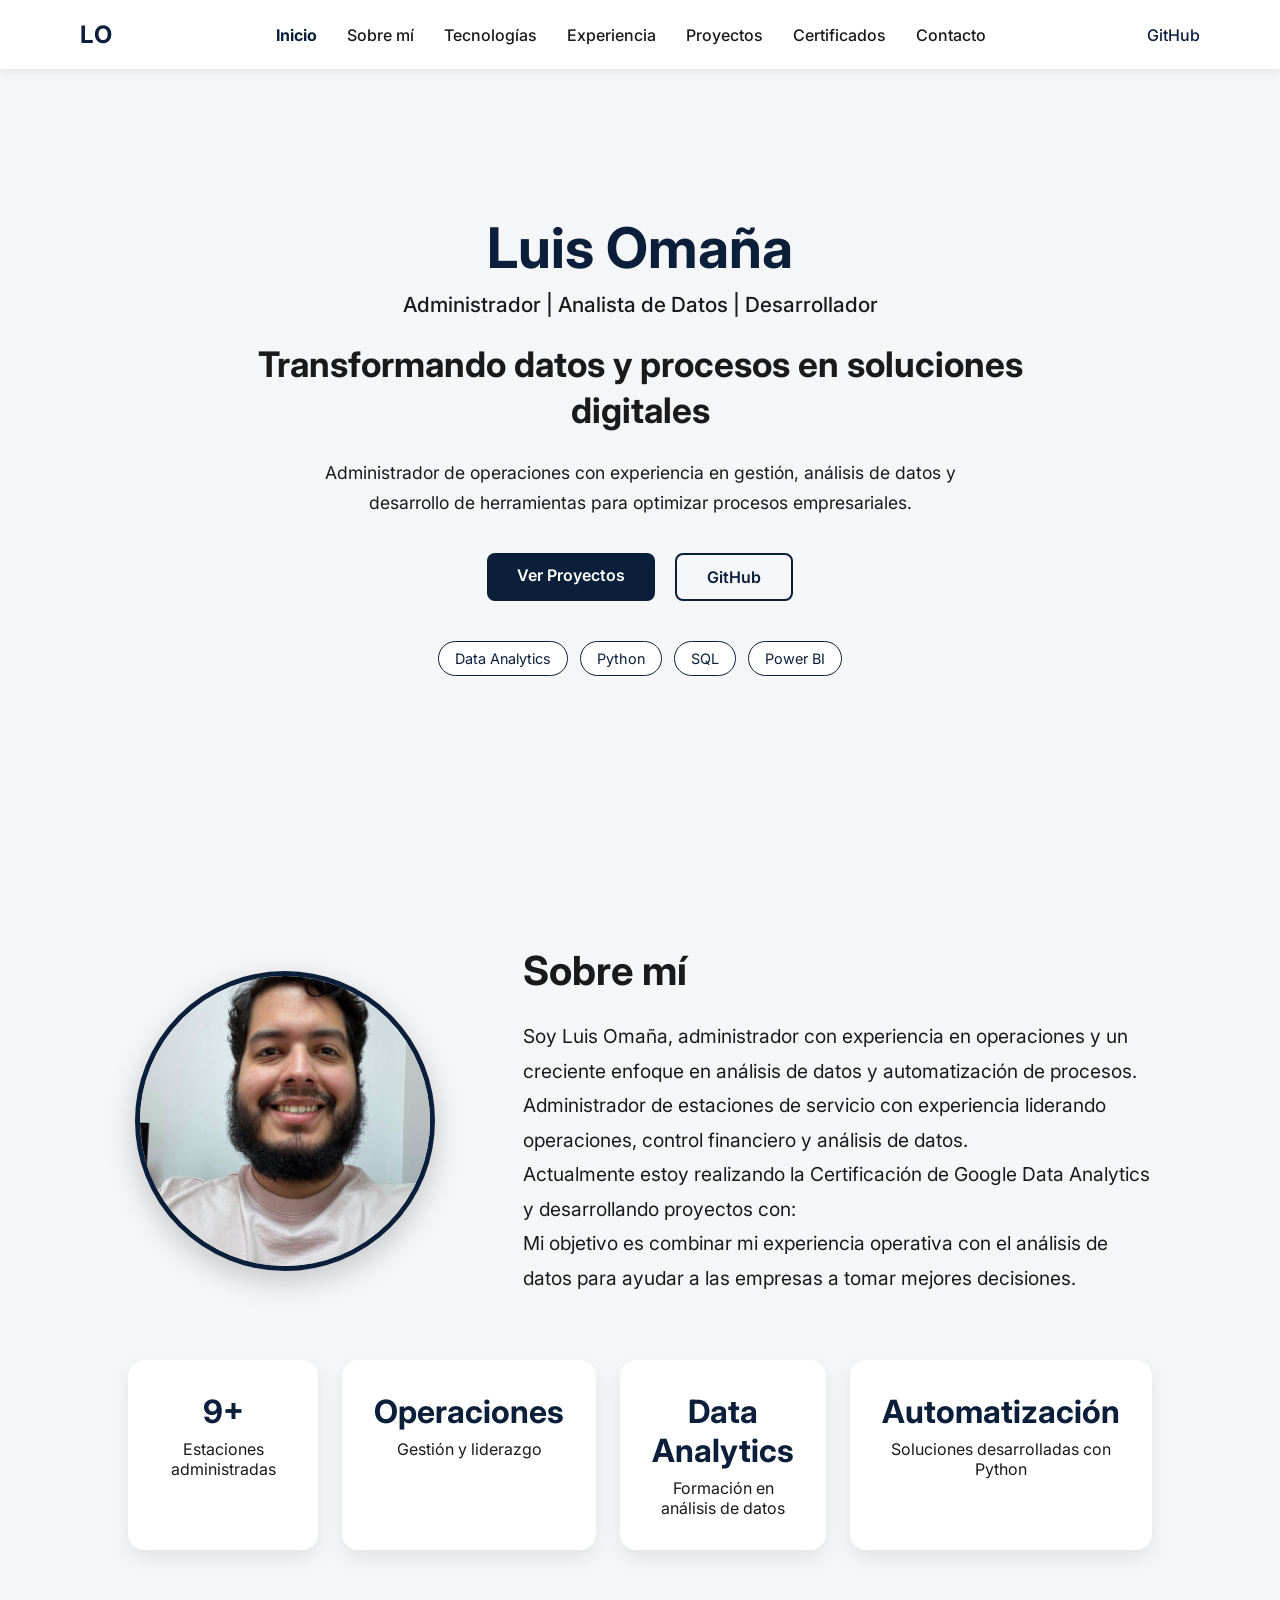
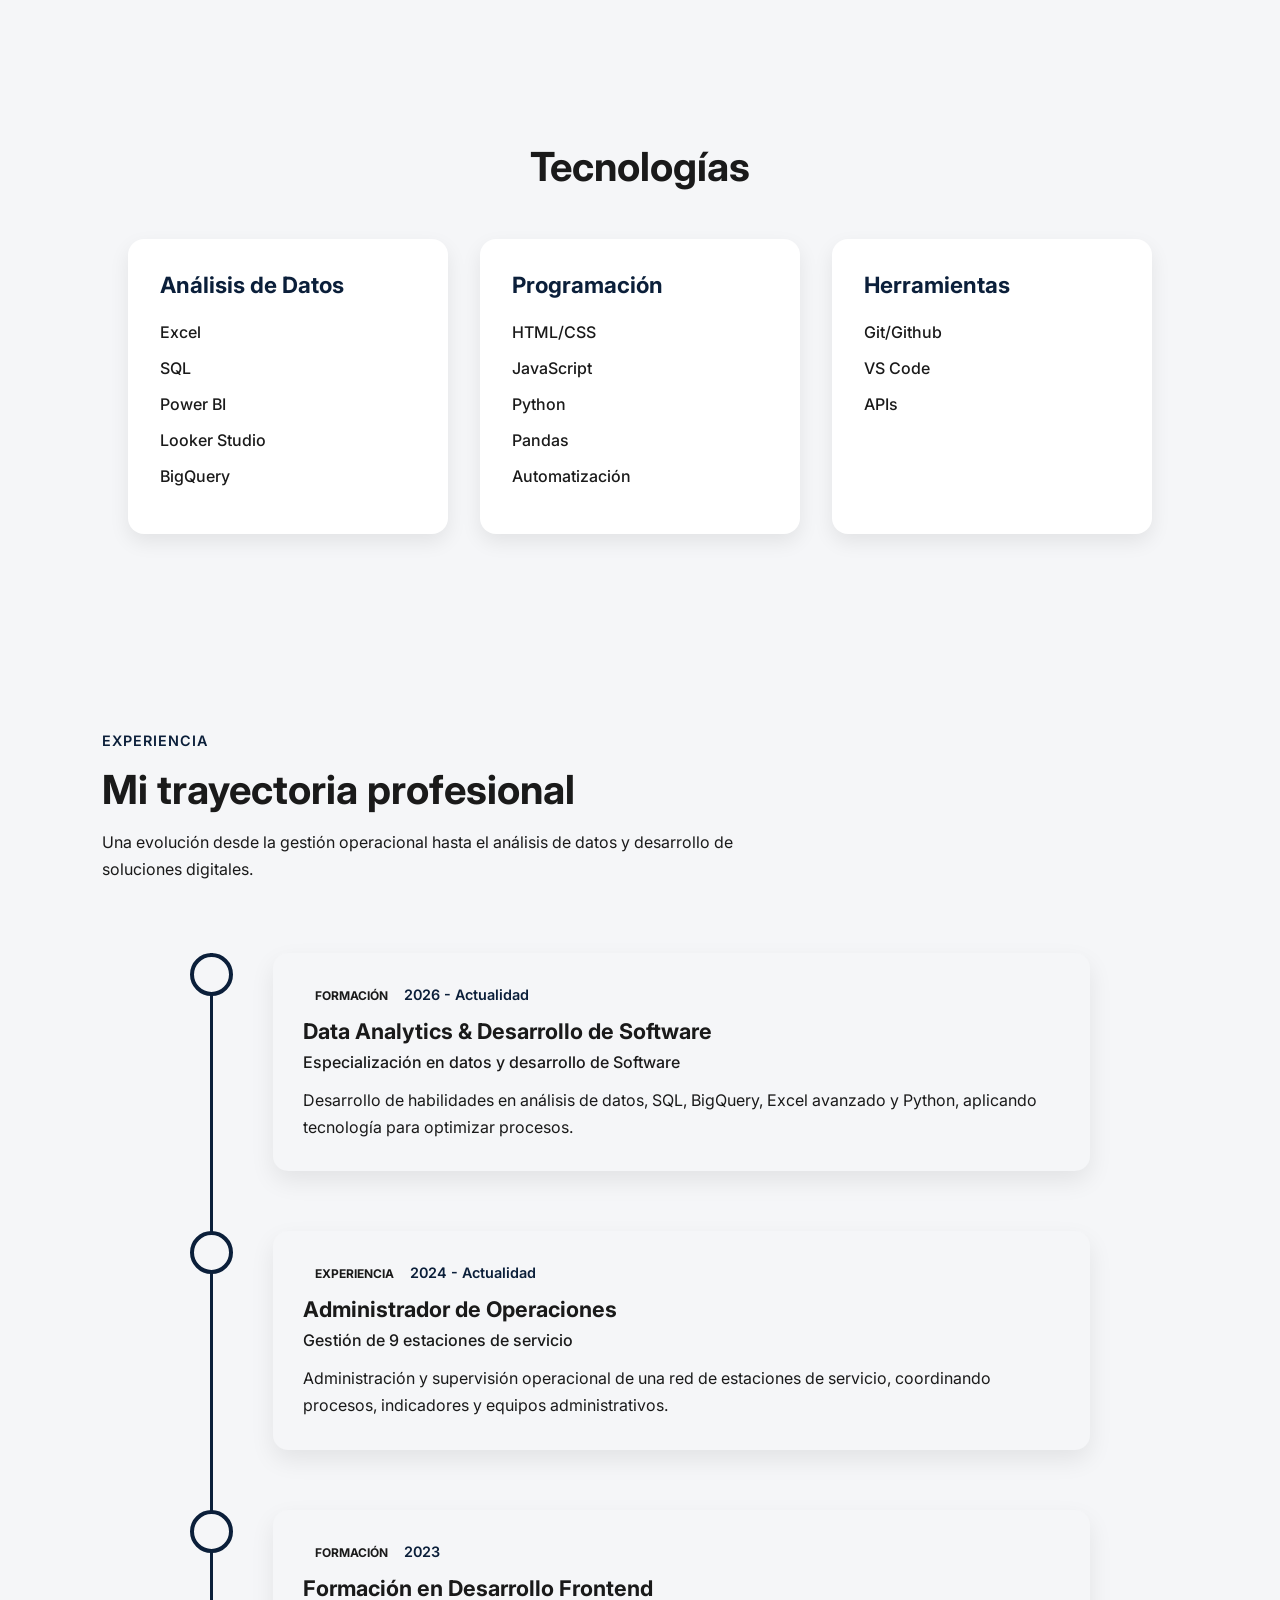
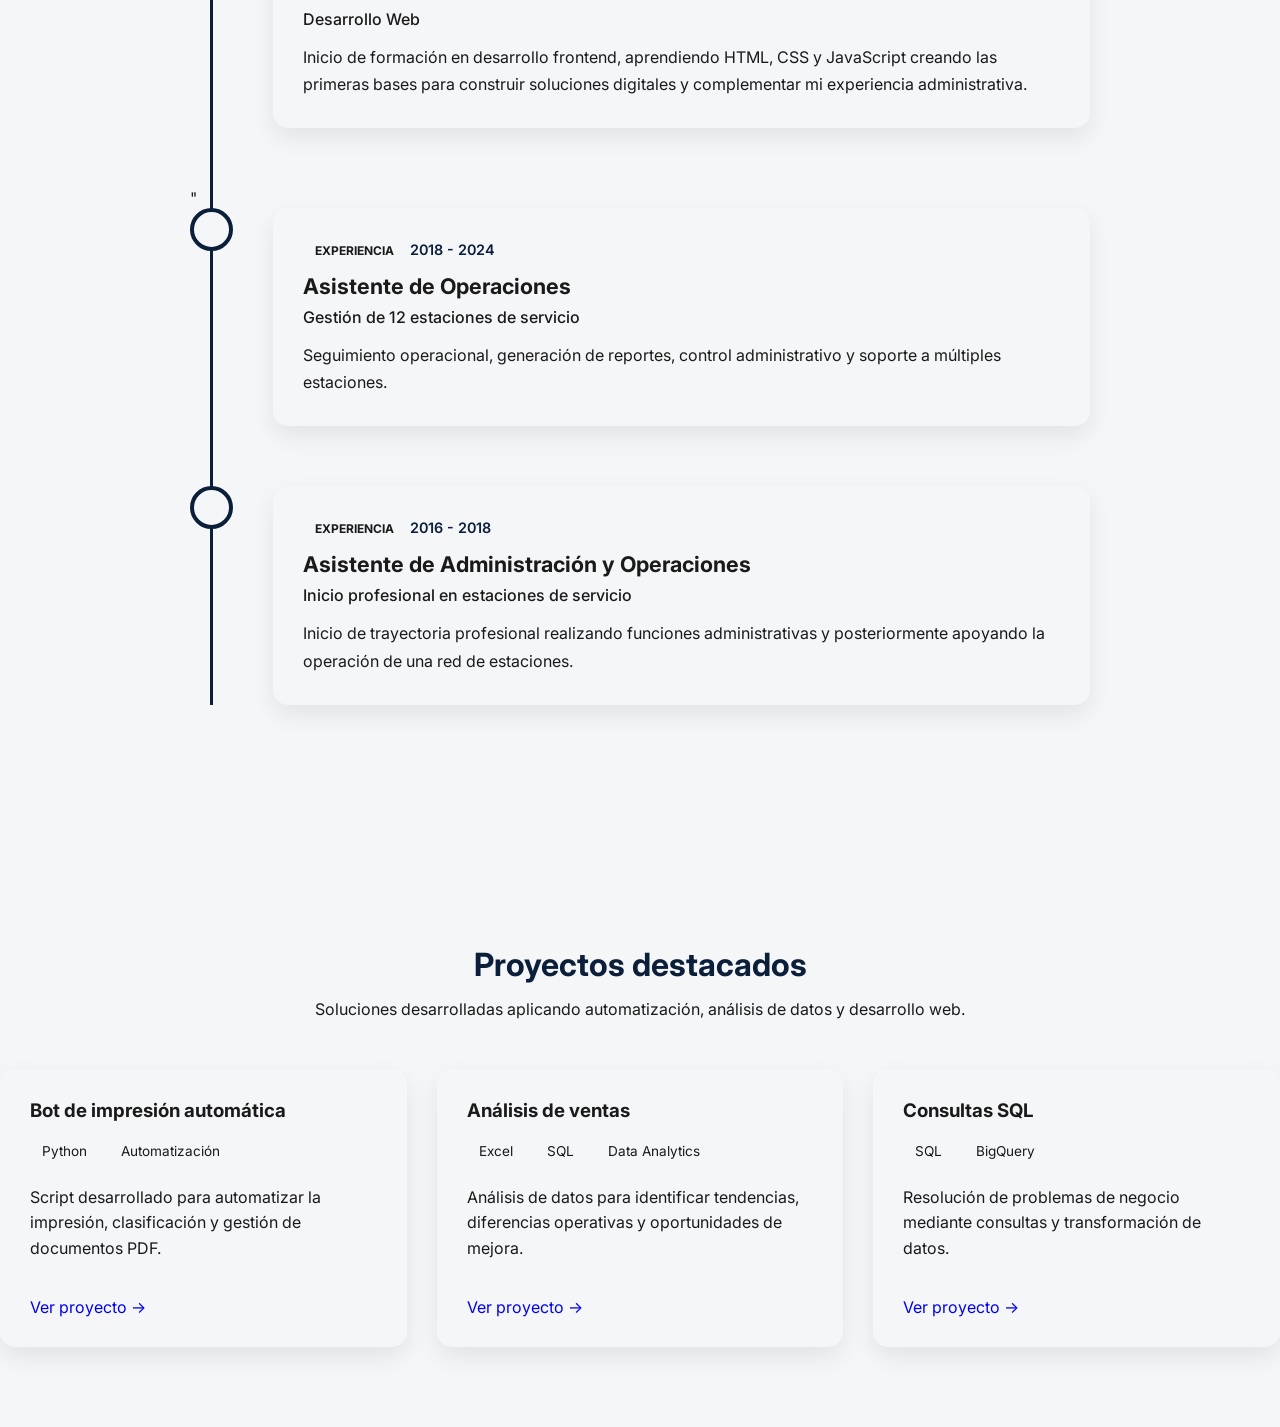
<file: index.html>
<!DOCTYPE html>
<html lang="es">
<head>
    <meta charset="UTF-8">
    <meta http-equiv="X-UA-Compatible" content="IE=edge">
    <meta name="viewport" content="width=device-width, initial-scale=1.0">
    <meta name="description" content="Portafolio profesional de Luis Omaña. Administración, análisis de datos y desarrollo de software.">
    <title>Luis Omaña | Portafolio Profesional</title>
    <link rel="icon" href="assets/icons/favicon.ico">
    <link rel="preconnect" href="https://fonts.googleapis.com">
    <link rel="preconnect" href="https://fonts.gstatic.com" crossorigin>
    <link href="https://fonts.googleapis.com/css2?family=Inter:wght@400;500;600;700&display=swap" rel="stylesheet">
    <link rel="stylesheet" href="assets/css/main.css">
    <link rel="stylesheet" href="assets/css/variables.css">
    <link rel="stylesheet" href="assets/css/navbar.css">
    <link rel="stylesheet" href="assets/css/about.css">
    <link rel="stylesheet" href="assets/css/animation.css">
    <link rel="stylesheet" href="assets/css/technologies.css">
    <link rel="stylesheet" href="assets/css/experience.css">
    <link rel="stylesheet" href="assets/css/projects.css">
</head>
<body>
    <header>
        <nav>

            <div class="logo">
                LO
            </div>

            <ul class="nav-links">
                <li><a href="#hero">Inicio</a></li>
                <li><a href="#sobre-mi">Sobre mí</a></li>
                <li><a href="#tecnologias">Tecnologías</a></li>
                <li><a href="#experiencia">Experiencia</a></li>
                <li><a href="#proyectos">Proyectos</a></li>
                <li><a href="#certificados">Certificados</a></li>
                <li><a href="#contacto">Contacto</a></li>  
            </ul>

            <div class="social-links">
                <a href="https://github.com/Luiseoma" target="_blank">
                    GitHub
                </a>
            </div>
            <button class="menu-toggle" aria-label="Abrir menú">
                ☰
            </button>
        </nav>
    </header>
    <main id="inicio">
        <section id="hero">
            <div class="hero-content">
                <h1>Luis Omaña</h1>
                <h2>Administrador | Analista de Datos | Desarrollador</h2>
                <h3>Transformando datos y procesos en soluciones digitales</h3>
                <p>Administrador de operaciones con experiencia en gestión, análisis de datos y desarrollo de herramientas para optimizar procesos empresariales.</p>
                <div class="hero-buttons">
                    <a href="#proyectos" class="btn">Ver Proyectos</a>
                    <a href="https://github.com/Luiseoma" target="_blank" class="btn-secondary">GitHub</a>
                </div>
                <div class="technologies">
                        <span>Data Analytics</span>
                        <span>Python</span>
                        <span>SQL</span>
                        <span>Power BI</span>
                </div>
            </div>
        </section>
        <section id="sobre-mi">
            <div class="about-container">
                <div class="about-image slide-left">
                    <img src="assets/img/Foto_perfil.jpeg" alt="Foto de Luis Omaña" class="profile-image">
                </div>
                <div class="about-content slide-right">
                    <h2>Sobre mí</h2>
                    <p>Soy Luis Omaña, administrador con experiencia en operaciones y un creciente enfoque en análisis de datos y automatización de procesos.</p>

                    <p>
                        Administrador de estaciones de servicio con
                        experiencia liderando operaciones, control financiero
                        y análisis de datos.
                    </p>

                    <p>
                        Actualmente estoy realizando la Certificación de
                        Google Data Analytics y desarrollando proyectos con:
                    </p>

                    <p>
                        Mi objetivo es combinar mi experiencia operativa
                        con el análisis de datos para ayudar a las empresas
                        a tomar mejores decisiones.
                    </p>
                </div>
            </div>
                <div class="about-stats">
                    <div class="stat-card slide-up">
                        <h3>9+</h3>
                        <p>Estaciones administradas</p>
                    </div>
                    <div class="stat-card slide-up">
                        <h3>Operaciones</h3>
                        <p>Gestión y liderazgo</p>
                    </div>
                    <div class="stat-card slide-up">
                        <h3>Data Analytics</h3>
                        <p>Formación en análisis de datos</p>
                    </div>
                    <div class="stat-card slide-up">
                        <h3>Automatización</h3>
                        <p>Soluciones desarrolladas con Python</p>
                    </div>
                </div>
        </section>
        <section id="tecnologias">   
            <div class="tech-container">
                <h2>Tecnologías</h2>           
                <div class="tech-grid">
                    <div class="tech-card slide-up">
                        <h3>Análisis de Datos</h3>
                        <ul>
                            <li>Excel</li>
                            <li>SQL</li>
                            <li>Power BI</li>
                            <li>Looker Studio</li>
                            <li>BigQuery</li>
                        </ul>
                    </div>               
                    <div class="tech-card slide-up">                    
                        <h3>Programación</h3>                   
                        <ul>
                            <li>HTML/CSS</li>
                            <li>JavaScript</li>
                            <li>Python</li>
                            <li>Pandas</li>
                            <li>Automatización</li>
                        </ul>                    
                    </div>                              
                    <div class="tech-card slide-up">                    
                        <h3>Herramientas</h3>                   
                        <ul>
                            <li>Git/Github</li>
                            <li>VS Code</li>
                            <li>APIs</li>
                        </ul>                    
                    </div>                              
                </div>           
            </div>        
        </section>
        <section id="experiencia" class="experiencia-section">        
            <div class="section-header">
                <span class="section-tag">Experiencia</span>
                <h2>Mi trayectoria profesional</h2>
                <p>
                    Una evolución desde la gestión operacional hasta el análisis de datos
                    y desarrollo de soluciones digitales.
                </p>
            </div>
            <div class="timeline">
            <!-- Experience Item -->
            <div class="timeline-item">
                <div class="timeline-dot"></div>
                <div class="timeline-content">
                    <span class="timeline-type">
                        Formación
                    </span>
                    <span class="timeline-date">
                        2026 - Actualidad
                    </span>
                    <h3>
                        Data Analytics & Desarrollo de Software
                    </h3>
                    <h4>
                        Especialización en datos y desarrollo de Software
                    </h4>
                    <p>
                        Desarrollo de habilidades en análisis de datos,
                        SQL, BigQuery, Excel avanzado y Python,
                        aplicando tecnología para optimizar procesos.
                    </p>
                </div>
            </div>
            <!-- Experience Item -->
            <div class="timeline-item">
                <div class="timeline-dot"></div>
                <div class="timeline-content">
                    <span class="timeline-type">
                        Experiencia
                    </span>
                    <span class="timeline-date">
                        2024 - Actualidad
                    </span>
                    <h3>
                        Administrador de Operaciones
                    </h3>
                    <h4>
                        Gestión de 9 estaciones de servicio
                    </h4>
                    <p>
                        Administración y supervisión operacional de una red
                        de estaciones de servicio, coordinando procesos,
                        indicadores y equipos administrativos.
                    </p>
                </div>
            </div>
            <!--Experience Item-->
            <div class="timeline-item">
                <div class="timeline-dot"></div>
                <div class="timeline-content">
                    <span class="timeline-type">
                        Formación
                    </span>
                    <span class="timeline-date">
                        2023
                    </span>
                    <h3>
                        Formación en Desarrollo Frontend
                    </h3>
                    <h4>
                        Desarrollo Web
                    </h4>
                    <p>
                        Inicio de formación en desarrollo frontend, aprendiendo
                        HTML, CSS y JavaScript creando las primeras bases 
                        para construir soluciones digitales y complementar mi experiencia administrativa.
                    </p>
                </div>
            </div>"
            <!-- Experience Item -->
            <div class="timeline-item">
                <div class="timeline-dot"></div>
                <div class="timeline-content">
                    <span class="timeline-type">
                        Experiencia
                    </span>
                    <span class="timeline-date">
                        2018 - 2024
                    </span>
                    <h3>
                        Asistente de Operaciones
                    </h3>
                    <h4>
                        Gestión de 12 estaciones de servicio
                    </h4>
                    <p>
                        Seguimiento operacional, generación de reportes,
                        control administrativo y soporte a múltiples
                        estaciones.
                    </p>
                </div>
            </div>
            <!-- Experience Item -->
            <div class="timeline-item">
                <div class="timeline-dot"></div>
                    <div class="timeline-content">
                        <span class="timeline-type">
                            Experiencia
                        </span>
                        <span class="timeline-date">
                            2016 - 2018
                        </span>                 
                        <h3>
                            Asistente de Administración y Operaciones
                        </h3>                 
                        <h4>
                            Inicio profesional en estaciones de servicio
                        </h4>                   
                        <p>
                            Inicio de trayectoria profesional realizando
                            funciones administrativas y posteriormente
                            apoyando la operación de una red de estaciones.
                        </p>
                    </div>
                </div>
            </div>
        </section>
        <section id="proyectos">
            <div class="section-title">
                <h2>Proyectos destacados</h2>
                <p>
                    Soluciones desarrolladas aplicando automatización,
                    análisis de datos y desarrollo web.
                </p>
            </div>
            <div class="projects-container">
                <!-- Proyecto 1 -->
                <article class="project-card">
                    <h3>Bot de impresión automática</h3>
                    <div class="project-tags">
                        <span>Python</span>
                        <span>Automatización</span>
                    </div>
                    <p>
                        Script desarrollado para automatizar la impresión,
                        clasificación y gestión de documentos PDF.
                    </p>
                    <a href="projects/bot-impresion.html">
                        Ver proyecto →
                    </a>
                </article>
                <!-- Proyecto 2 -->
                <article class="project-card">
                    <h3>Análisis de ventas</h3>               
                    <div class="project-tags">
                        <span>Excel</span>
                        <span>SQL</span>
                        <span>Data Analytics</span>
                    </div>                
                    <p>
                        Análisis de datos para identificar tendencias,
                        diferencias operativas y oportunidades de mejora.
                    </p>                
                    <a href="projects/analisis-ventas.html">
                        Ver proyecto →
                    </a>                
                </article>            
                <!-- Proyecto 3 -->
                <article class="project-card">                
                    <h3>Consultas SQL</h3>                
                    <div class="project-tags">
                        <span>SQL</span>
                        <span>BigQuery</span>
                    </div>                
                    <p>
                        Resolución de problemas de negocio mediante
                        consultas y transformación de datos.
                    </p>                
                    <a href="projects/sql-project.html">
                        Ver proyecto →
                    </a>               
                </article>                      
            </div>        
        </section>
        <section id="certificados">
            <!--Cursos y certificados-->
        </section>
    </main>
    <a href="#hero" class="scroll-top" id="scrollTop">
        ↑
    </a>
    <footer id="contacto">
        <!--Contacto-->
    </footer>
    <script src="assets/js/main.js"></script>
</body>
</html>
</file>
<file: assets/css/main.css>
* {
    margin: 0;
    padding: 0;
    box-sizing: border-box;
}

main{
    padding-top: 40px;
}

body{
    font-family: "Inter", sans-serif;
    background-color: var(--color-background);
    color: var(--color-text);
}

/* Hero Section */
#hero{
    min-height: 90vh;
    display: flex;
    align-items: center;
    justify-content: center;
    padding: 80px 10%;
    background-color: var(--color-background);
}

.hero-content{
    max-width: 900px;
    text-align: center;
}

/* Nombre */

.hero-content h1{
    font-size: 3.5rem;
    color: var(--color-primary);
    margin-bottom: 10px;
}

/* Rol profesional */

.hero-content h2{
    font-size: 1.3rem;
    font-weight: 500;
    color: var(--color-text);
    margin-bottom: 25px;
}

/* propuesta de valor */
.hero-content h3{
    font-size: 2.2rem;
    line-height: 1.3;
    color: var(--color-text);
    margin-bottom: 25px;
}

/* Descripción */
.hero-content p{
    font-size: 1.1rem;
    line-height: 1.7;
    color: var(--color-text);
    max-width: 700px;
    margin: 0 auto 35px;
}

/* Hero buttons */
.hero-buttons{
    display: flex;
    justify-content: center;
    gap: 20px;
    margin-bottom: 40px;
}

.btn,
.btn-secondary{
    padding: 12px 30px;
    border-radius: 8px;
    text-decoration: none;
    font-size: 1rem;
    font-weight: 600;
    transition: all 0.3s ease;
}

/* boton principal */
.btn{
    background-color: var(--color-primary);
    color: var(--color-white);
}

.btn:hover{
    transform: translateY(-3px);
}

/* boton secundario */
.btn-secondary{
    border: 2px solid var(--color-primary);
    color: var(--color-primary);
}

.btn-secondary:hover{
    background-color: var(--color-primary);
    color: var(--color-white);
    transform: translateY(-3px);
}

.scroll-top{
    position:fixed;
    bottom: 30px;
    right:30px;
    width: 50px;
    height: 50px;
    display: flex;
    justify-content: center;
    align-items: center;
    border-radius: 50%;
    background-color: var(--color-primary);
    color: var(--color-white);
    text-decoration: none;
    font-size: 1.5rem;
    font-weight: bold;
    opacity: 0;
    visibility: hidden;
    transform: translateY(20px);
    transition: all 0.3s ease;
    z-index: 999;
}

.scroll-top.show{
    opacity: 1;
    visibility: visible;
    transform: translateY(0);
}

.scroll-top:hover{
    transform: translateY(-3px);
}

/* tecnologias */
.technologies{
    display: flex;
    justify-content: center;
    gap: 12px;
    flex-wrap: wrap;
}

.technologies span{
    background-color: var(--color-white);
    color: var(--color-primary);
    border: 1px solid var(--color-primary);
    padding: 8px 16px;
    border-radius: 20px;
    font-size: 0.9rem;
}

/* responsive hero */
@media (max-width: 768px){
    #hero{
        padding: 80px 5%;
    }
    .hero-content h1{
        font-size: 2.5rem;
    }
    .hero-content h2{
        font-size: 1.1rem;
    }
    .hero-content h3{
        font-size: 1.7rem;
    }
    .hero-content p{
        font-size: 1rem;
        line-height: 1.6;
    }
    .hero-buttons{
        flex-direction: column;
        align-items: center;
    }
    .btn,
    .btn-secondary{
        width: 100%;
        max-width: 300px;
        text-align: center;
    }
}
</file>
<file: assets/css/variables.css>
:root{
    --color-primary: #0B1F3A;
    --color-background: #F5F6F8;
    --color-text: #1A1A1A;
    --color-white: #FFFFFF;
    --background-card: #FFFFFF;
}

html{
    scroll-behavior: smooth;
}
</file>
<file: assets/css/navbar.css>
header{
    background-color: var(--color-white);
    position: fixed;
    top: 0;
    left: 0;
    width: 100%;
    z-index: 1000;
    box-shadow: 0 2px 10px rgba(0, 0, 0, .08);
}

nav {
    max-width: 1200px;
    margin: 0 auto;
    display: flex;
    justify-content: space-between;
    align-items: center;
    padding: 20px 40px;
}

.nav-links{
    display: flex;
    gap: 30px;
    list-style: none;
}

.nav-links a{
    text-decoration:none;
    color: var(--color-text);
    font-weight: 500;
}

.nav-links a:hover{
    color: var(--color-primary);
}

.nav-links a.active{
    color: var(--color-primary);
    font-weight: 700;
}
.logo{
    font-size: 1.5rem;
    font-weight: 700;
    color: var(--color-primary);
    letter-spacing: 2px;
}

.social-links a{
    text-decoration: none;
    color: var(--color-primary);
    font-weight: 500;
}

.menu-toggle{
    display: none;
    background: none;
    border: none;
    font-size: 1.8rem;
    color: var(--color-primary);
    cursor: pointer;
}

/* Navbar responsive */
@media (max-width: 768px){
    nav{
        padding: 20px;
    }
    .menu-toggle{
        display: block;
    }
    .nav-links {
    position: fixed;
    top: 80px;
    left: 0;
    width: 100%;
    background-color: var(--color-white);
    flex-direction: column;
    align-items: center;
    gap: 20px;
    padding: 30px 0;
    opacity: 0;
    visibility: hidden;
    transform: translateY(-20px);
    transition: all 0.3s ease;
    z-index: 10;
    }
    .nav-links.active {
        opacity: 1;
        visibility: visible;
        transform: translateY(0);
    }
    .social-links {
        display: none;
    }
}
</file>
<file: assets/css/about.css>
#sobre-mi{
    padding: 6rem 10%;
    background-color: var(--color-background);
}

.about-container{
    display: flex;
    align-items: center;
    justify-content: space-between;
    gap: 5rem;
    margin-bottom: 4rem;
}

.about-image{
    flex: 1;
    display: flex;
    justify-content: center;
}

.profile-image{
    width: 300px;
    height: 300px;
    border-radius: 50%;
    object-fit: cover;
    border: 5px solid var(--color-primary);
    box-shadow: 0 10px 30px rgba(0, 0, 0, .2);
    transition: .3s;
}

.profile-image:hover{
    transform: scale(1.05);
}

.about-content{
    flex: 2;
}

.about-content h2{
    font-size: 2.5rem;
    margin-bottom: 1.5rem;
}

.about-content p{
    font-size: 1.2rem;
    line-height: 1.8;
    color: var(--color-text);
}

.skills-list{
    list-style: none;
    display: grid;
    grid-template-columns: repeat(2, 1fr);
    gap: .8rem;
    margin: 2rem 0;
}

.skills-list li{
    font-weight: 600;
    display: flex;
    align-items: center;
    gap: .5rem;
}

.skills-list li::before{
    content: "✓";
    color: var(--color-primary);
    font-weight: bold;
}

.about-stats{
    display: grid;
    grid-template-columns: repeat(4, 1fr);
    gap: 1.5rem;
}

.stat-card{
    background-color: var(--color-white);
    padding: 2rem;
    border-radius: 16px;
    box-shadow: 0 8px 20px rgba(0, 0, 0, .08);
    text-align: center;
    transition: .3s;
}

.stat-card:hover{
    transform: translateY(-8px);
}

.stat-card h3{
    font-size: 2rem;
    color: var(--color-primary);
    margin-bottom: .5rem;
}

.stat-card p{
    color: var(--color-text);
}

/* Responsive */
@media(max-width: 768px){
    .about-container{
        flex-direction: column;
        text-align: center;
    }
    
    .skills-list{
        grid-template-columns: 1fr;
    }

    .about-stats{
        grid-template-columns: 1fr;
    }

    .profile-image{
        width: 220px;
        height: 220px;
    }
}
</file>
<file: assets/css/animation.css>
/* animaciones de entrada */ 

.fade-in,
.slide-left,
.slide-right,
.slide-up{
    opacity: 0;
    transition: all 0.8s ease;
}

/* posiciones iniciales */
.slide-left{
    transform: translateX(-50px);
}

.slide-right{
    transform: translateX(50px);
}

.slide-up{
    transform: translateY(50px);
}

/* estado visible */ 

.show-animation{
    opacity: 1;
    transform: translate(0);
}

.stat-card:nth-child(1){
    transition-delay: .1s;
}

.stat-card:nth-child(2){
    transition-delay: .2s;
}

.stat-card:nth-child(3){
    transition-delay: .3s;
}

.stat-card:nth-child(4){
    transition-delay: .4s;
}
</file>
<file: assets/css/technologies.css>
#tecnologias{
    padding: 6rem 10%;
    background-color: var(--color-background);
}

.tech-container{
    max-width: 1200px;
    margin: 0 auto;
}

.tech-container h2{
    text-align: center;
    font-size: 2.5rem;
    margin-bottom: 3rem;
}

.tech-grid{
    display: grid;
    grid-template-columns: repeat(3, 1fr);
    gap: 2rem;
}

.tech-card{
    background-color: var(--color-white);
    padding: 2rem;
    border-radius: 16px;
    box-shadow: 0 8px 20px rgba(0, 0, 0, .08);
    transition: .3s;
}

.tech-card:hover{
    transform: translateY(-8px);
}

.tech-card h3{
    font-size: 1.4rem;
    color: var(--color-primary);
    margin-bottom: 1.5rem;
}

.tech-card ul{
    list-style: none;
    padding: 0;
}

.tech-card li{
    font-weight: 500;
    margin-bottom: 1rem;
}

/* Responsive */
@media(max-width:768px){

    .tech-grid{

        grid-template-columns:1fr;

    }


    .tech-container h2{

        font-size:2rem;

    }

}
</file>
<file: assets/css/experience.css>
#experiencia{
    padding: 100px 8%;
}

/*header section*/
.experiencia-section .section-header{
    max-width: 700px;
    margin-bottom: 70px;
}

.experiencia-section .section-tag{
    color: var(--color-primary);
    font-weight: 600;
    font-size: 0.9rem;
    text-transform: uppercase;
    letter-spacing: 1px;
}

.experiencia-section h2{
    font-size: 2.5rem;
    margin: 15px 0;
    color: var(--color-text);
}

.experiencia-section .section-header p{
    line-height: 1.7;
    color: var(--color-text);
}

/*Timeline section*/

.timeline{
    position: relative;
    max-width: 900px;
    margin: auto;
}

.timeline-type {

    display: inline-block;

    font-size: 0.75rem;

    font-weight: 700;

    text-transform: uppercase;

    margin-bottom: 10px;

    padding: 5px 12px;

    border-radius: 20px;

}

.timeline-item.experiencia.section .timeline-type {

    color: var(--primary-color);

}
/*linea vertical*/

.timeline::before{
    content:"";
    position: absolute;
    left: 20px;
    top: 0;
    width: 3px;
    height: 100%;
    background: var(--color-primary);
}

.timeline-item{
    position: relative;
    display: flex;
    gap: 40px;
    margin-bottom: 60px;
}

/*punto del timeline*/
.timeline-dot{
    position: realtive;
    min-width: 43px;
    height: 43px; 
    border-radius: 50%;
    background: var(--color-background);
    border: 4px solid var(--color-primary);
    z-index: 2;
}

/*Tarjeta*/
.timeline-content{
    background: var(--color-background);
    padding: 30px;
    border-radius: 15px;
    box-shadow: 0 10px 25px rgba(0, 0, 0, .08);
    flex: 1;
    transition: transform 0.3s ease;
}

.timeline-content:hover{
    transform: translateY(-5px);
}

/*fecha*/
.timeline-date{
    display: inline-block;
    color: var(--color-primary);
    font-weight: 600;
    font-size: 0.9rem;
    margin-bottom: 10px;
}

/*Titulos*/
.timeline-content h3{
    font-size: 1.35rem;
    color: var(--color-text);
    margin-bottom: 8px;
}

.timeline-content h4{
    font-size: 1rem;
    font-weight: 500;
    color: var(--color-text);
    margin-bottom: 15px;
}

.timeline-content p{
    line-height: 1.7;
    color: var(--color-text);
}

/*responsive*/
@media (max-width: 768px) {

    .experience {

        padding: 70px 5%;

    }

    .experience h2 {

        font-size: 2rem;

    }

    .timeline::before {

        left: 15px;

    }

    .timeline-item {

        gap: 25px;

        margin-bottom: 45px;

    }

    .timeline-dot {

        min-width: 33px;

        height: 33px;

        border-width: 3px;

    }

    .timeline-content {

        padding: 22px;

    }

    .timeline-content h3 {

        font-size: 1.15rem;

    }
}
</file>
<file: assets/css/projects.css>
#proyectos{
    padding: 80px 0;
}

.section-title{
    text-align: center;
    margin-bottom: 50px;
}

.section-title h2{
    font-size: 2rem;
    color: var(--color-primary);
    margin-bottom: 15px;
}

.section-title p{
    max-width: 650px;
    margin: 0 auto;
}

.projects-container{
    display: grid;
    grid-template-columns: repeat(3, 1fr);
    gap: 30px;
}

.project-card{
    background-color: var(--color-background);
    padding: 30px;
    border-radius: 15px;
    box-shadow: 0 10px 25px rgba(0, 0, 0, .08);
    transition: transform 0.3s ease;
}

.project-card:hover{
    transform: translateY(-8px);
}

.project-card h3{
    margin-bottom: 15px;
}

.project-card p{
    margin: 20px 0;
    line-height: 1.6;
}

.project-tags{
    display: flex;
    flex-wrap: wrap;
    gap: 10px;
}


.project-tags span{
    padding: 6px 12px;
    border-radius: 20px;
    font-size: 0.85rem;
}

.project-card a{
    display: inline-block;
    margin-top: 15px;
    text-decoration: none;
}

/*responsive*/
@media (max-width: 900px) {
    .projects-container {
        grid-template-columns: 1fr;
    }
}
</file>
